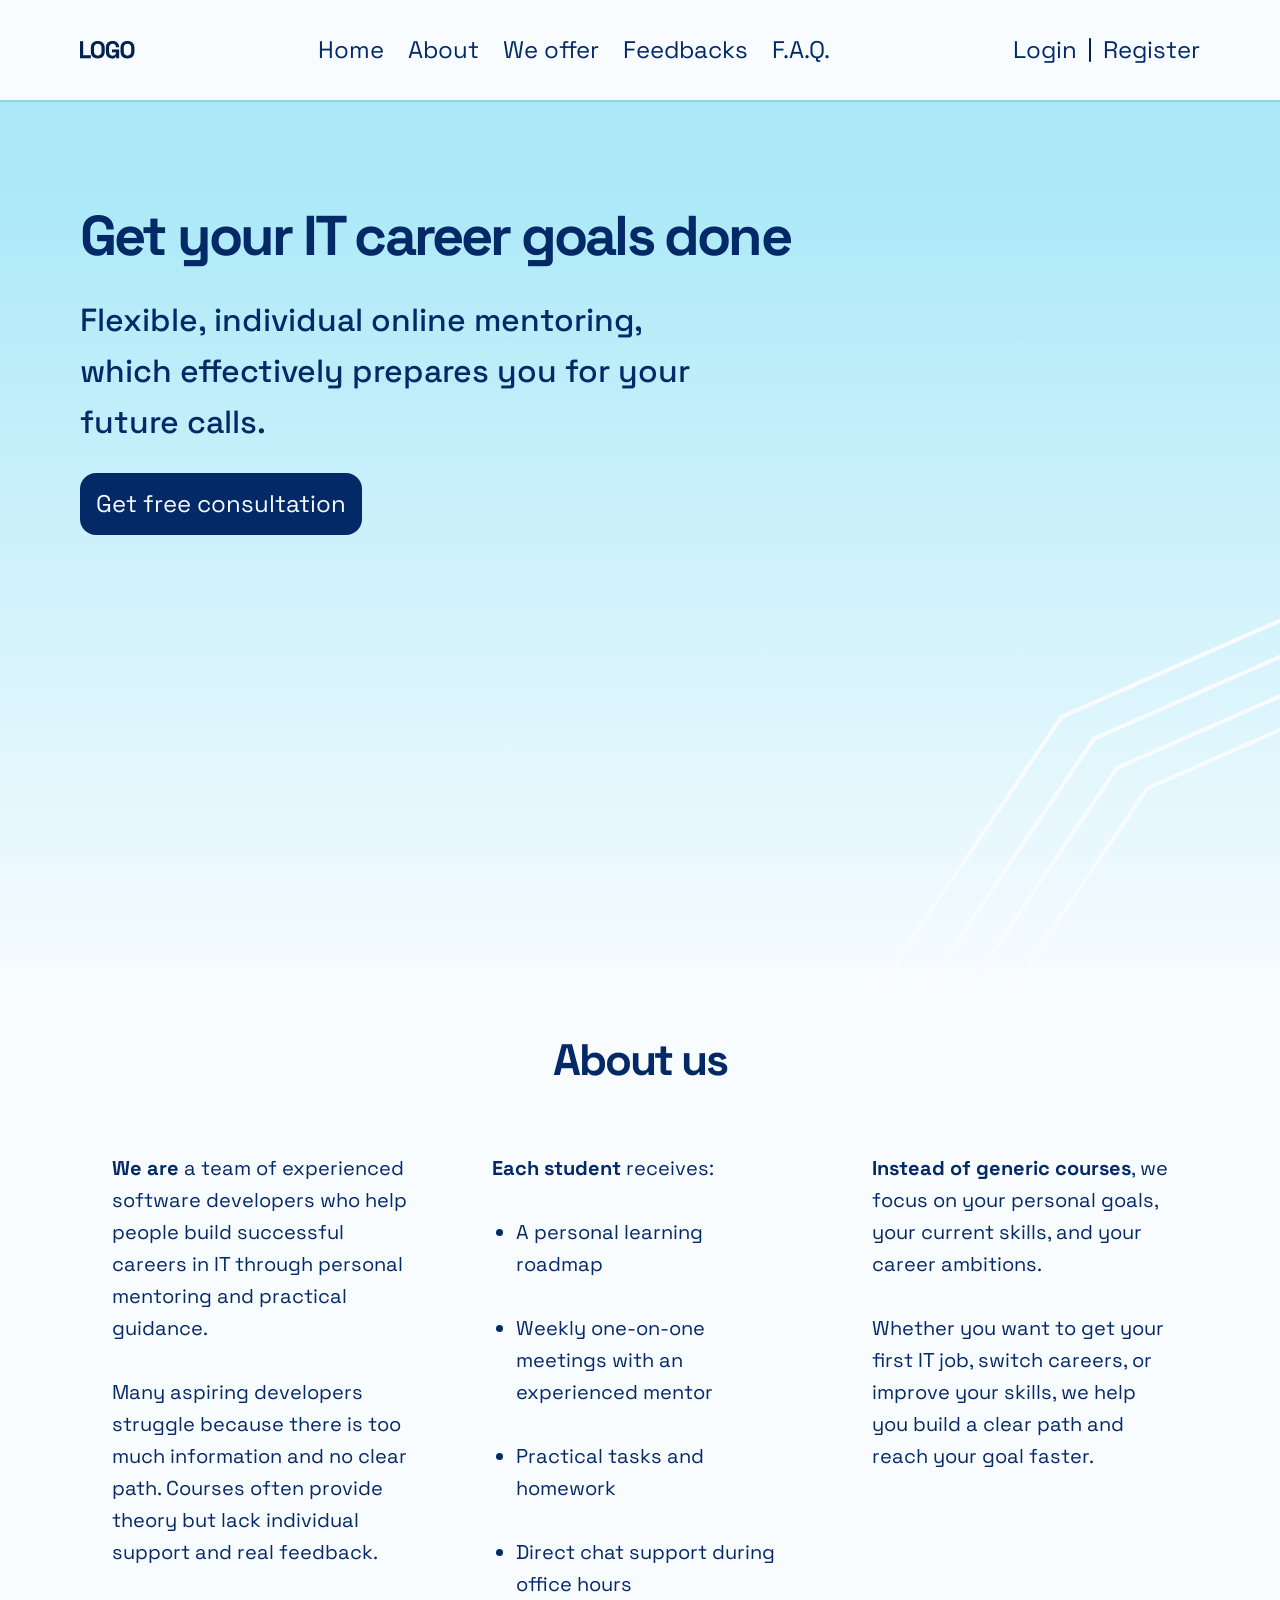
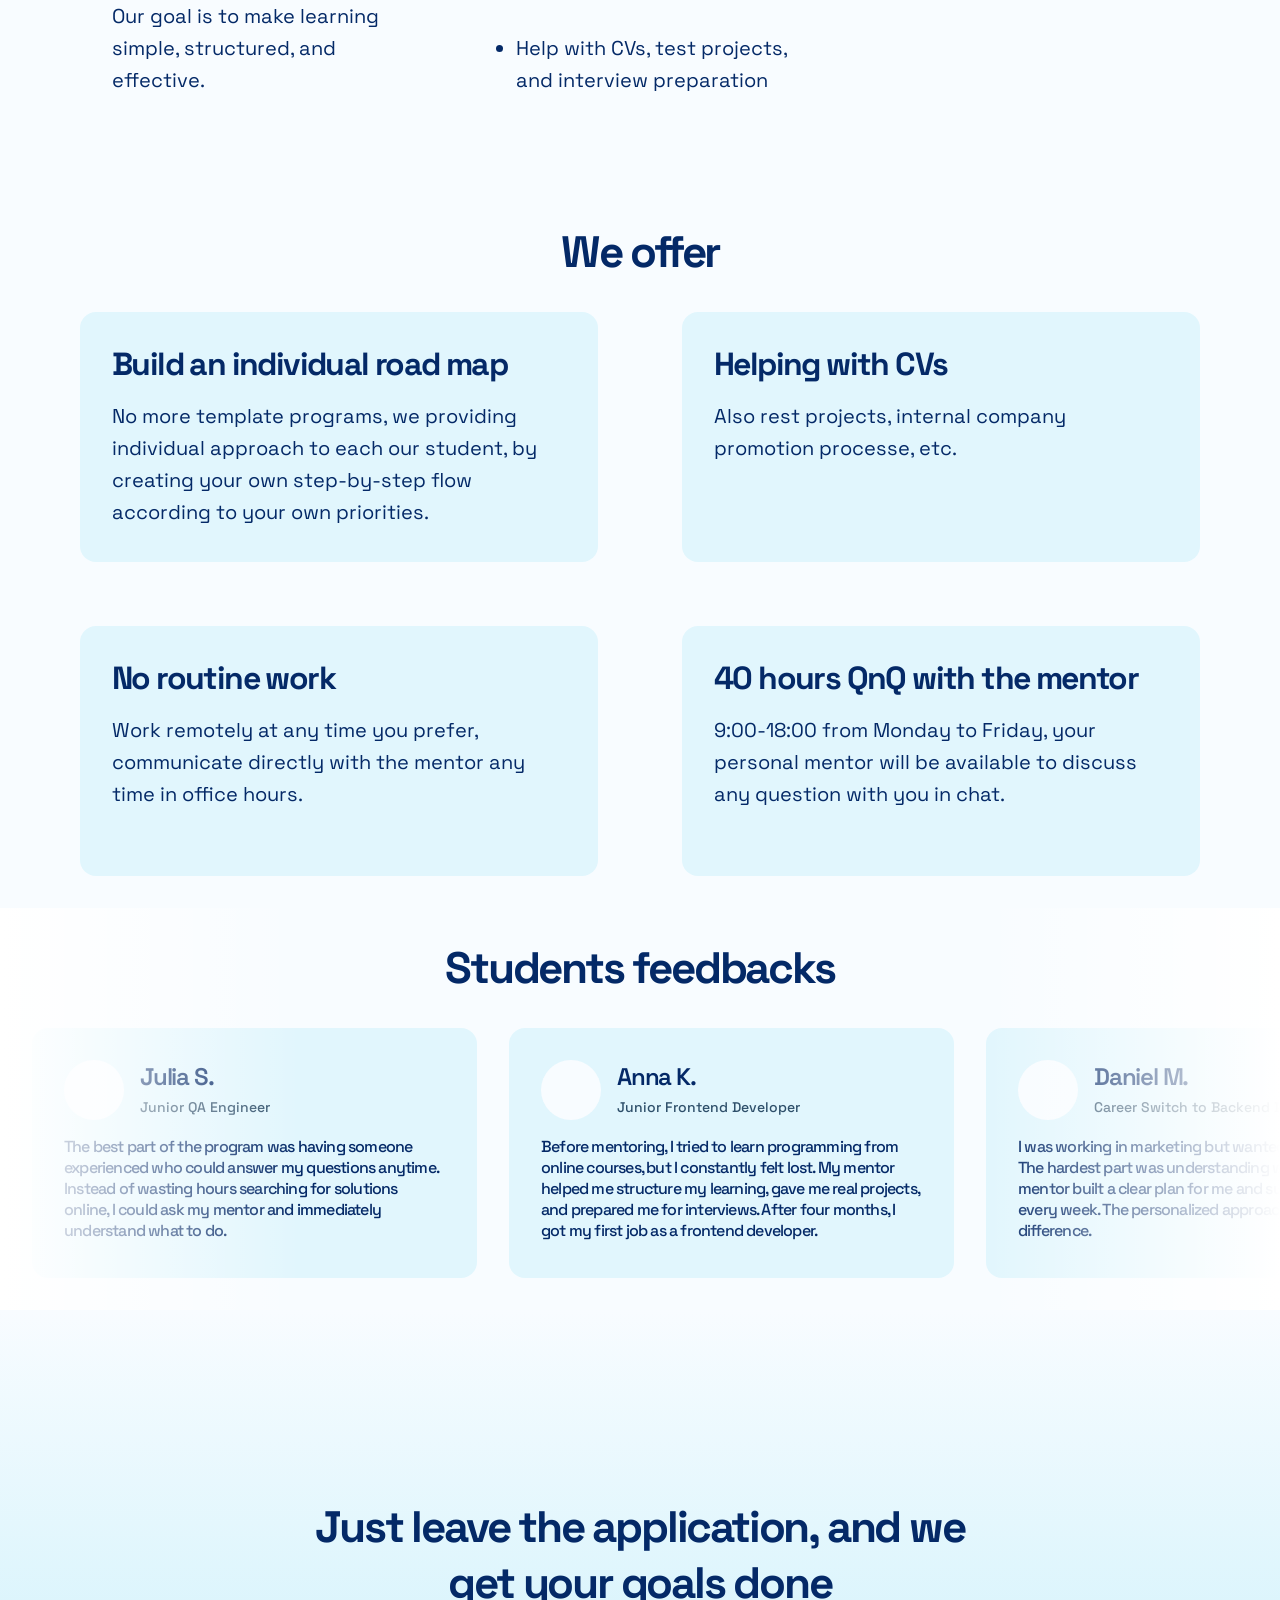
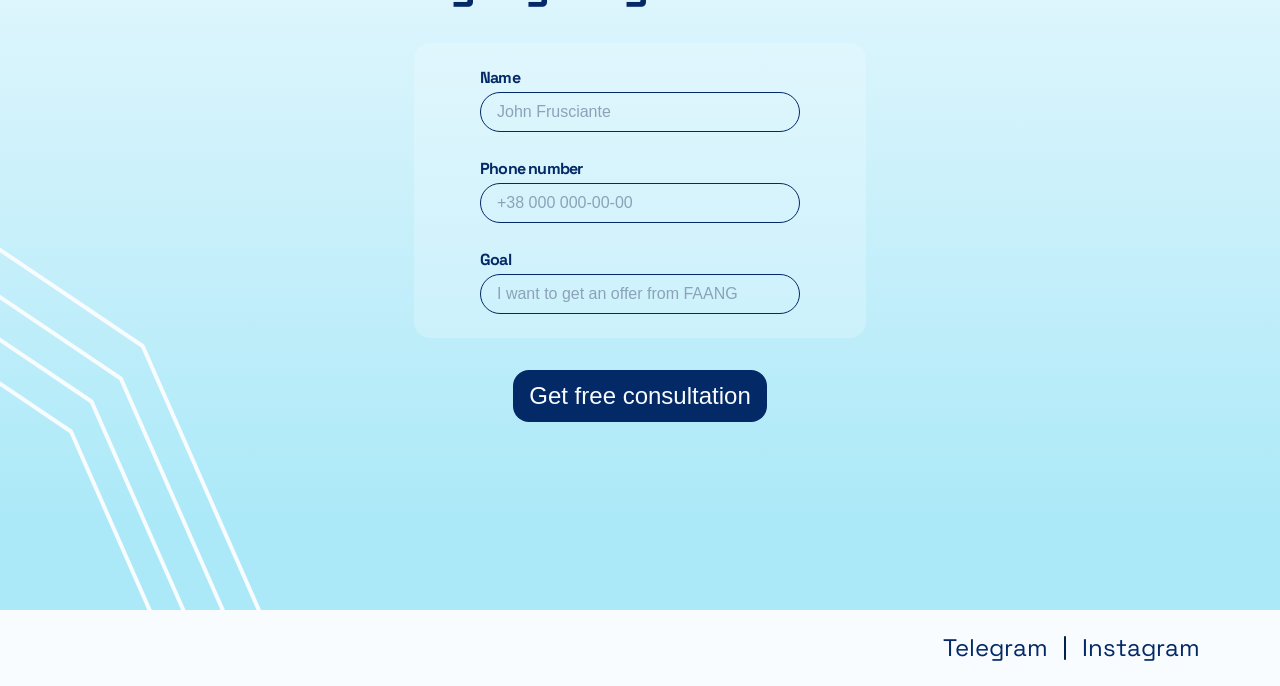
<file: index.html>
<!DOCTYPE html>
<html lang="en">

<head>
    <meta charset="UTF-8">
    <meta name="viewport" content="width=device-width, initial-scale=1.0">
    <meta name="description" content="Personalized IT mentoring to help you start or grow your tech career. Get a custom learning roadmap, one-on-one mentorship, real projects, CV support, and interview preparation to achieve your career goals faster.">
    <meta name="keywords" content="IT mentoring, programming mentor, software development career, learn programming, junior developer job, IT career switch, coding mentorship, frontend developer, backend developer, interview preparation, CV help, tech career coaching, online mentoring">
    <title>IT Mentoring</title>
    <link rel="stylesheet" href="css/styles.css">
    <link rel="stylesheet" href="css/styles-mobile.css">
    <link rel="preconnect" href="https://fonts.googleapis.com">
    <link rel="preconnect" href="https://fonts.gstatic.com" crossorigin>
    <link href="https://fonts.googleapis.com/css2?family=Space+Grotesk:wght@300..700&display=swap" rel="stylesheet">
</head>

<body>
    <header class="header">
        <img src="img/logo.svg" alt="Logo" class="logo">
        <nav class="navigation">
            <ul class="navigation__buttons">
                <li class="navigation__button gost-button"><a href="index.html">Home</a></li>
                <li class="navigation__button gost-button"><a href="#about">About</a></li>
                <li class="navigation__button gost-button"><a href="#we-offer">We offer</a></li>
                <li class="navigation__button gost-button"><a href="#feed-back">Feedbacks</a></li>
                <li class="navigation__button gost-button"><a href="faq.html">F.A.Q.</a></li>
            </ul>
        </nav>

        <div class="authorization-menu">
            <a class="authorization-menu__button gost-button" href="login.html">Login</a>
            <img src="img/icons/pipe.svg" alt="Pipe Icon">
            <a class="authorization-menu__button gost-button" href="registeration.html">Register</a>
        </div>

        <div id="menu-button" class="menu-button">
            <img src="img/icons/burger-menu.svg" alt="Burger mennu icon" class="">

            <div class="menu-button__options">
                <a class="menu-button__option" href="index.html">Home</a>
                <a class="menu-button__option" href="index.html#about">About</a>
                <a class="menu-button__option" href="index.html#we-offer">We offer</a>
                <a class="menu-button__option" href="index.html#feed-back">Feedbacks</a>
                <a class="menu-button__option" href="faq.html">F.A.Q.</a>
                <a class="menu-button__option" href="login.html">Login</a>
                <a class="menu-button__option" href="registeration.html">Register</a>
            </div>
        </div>
    </header>

    <main class="content">
        <section id="home" class="home">
            <div class="introduction-text">
                <h1 class="introduction-text__title title-h1">Get your IT career goals done</h1>
                <p class="introduction-text__description">Flexible, individual online mentoring, which effectively
                    prepares you for your future calls.</p>
                <a href="#send-application" class="introduction-text__button button">Get free consultation</a>
            </div>

            <img src="img/diamond-lines.svg" alt="Diamond lines"
                class="home__diamond-lines home__diamond-lines--desktop">
            <img src="img/diamond-lines-mobile.svg" alt="Diamond lines"
                class="home__diamond-lines home__diamond-lines--mobile">
        </section>

        <section id="about" class="about">
            <content class="about-content">
                <h2 class="about-content__title title-h2">About us</h2>

                <article class="about-content__infomration-blockes">
                    <p class="about-content__infomration-block">
                        <strong>We are</strong> a team of experienced software developers who help people build
                        successful careers in IT through personal mentoring and practical guidance.</br></br>

                        Many aspiring developers struggle because there is too much information and no clear path.
                        Courses often provide theory but lack individual support and real feedback.</br></br>

                        Our goal is to make learning simple, structured, and effective.
                    </p>
                    <div class="about-content__infomration-block">
                        <strong>Each student</strong> receives:</br></br>

                        <ul class="text-list">
                            <li>A personal learning roadmap</li></br>
                            <li>Weekly one-on-one meetings with an experienced mentor</li></br>
                            <li>Practical tasks and homework</li></br>
                            <li>Direct chat support during office hours</li></br>
                            <li>Help with CVs, test projects, and interview preparation</li></br>
                        </ul>
                    </div>
                    <p class="about-content__infomration-block">
                        <strong>Instead of generic courses</strong>, we focus on your personal goals, your current
                        skills, and your career ambitions.</strong></br></br>
                        Whether you want to get your first IT job, switch careers, or improve your skills, we help you
                        build a clear path and reach your goal faster.
                    </p>
                </article>
            </content>
        </section>

        <section id="we-offer" class="we-offer">
            <h2 class="we-offer__title title-h2">We offer</h2>

            <div class="we-offer__blockes">
                <div class="we-offer__block">
                    <h3 class="we-offer__block-title title-h3">Build an individual road map</h3>
                    <p class="we-offer__block-content">No more template programs, we providing individual approach
                        to each our student, by creating your own step-by-step flow according to your own
                        priorities.</p>
                </div>
                <div class="we-offer__block">
                    <h3 class="we-offer__block-title title-h3">Helping with CVs</h3>
                    <p class="we-offer__block-content">Also rest projects, internal company promotion processe,
                        etc.</p>
                </div>

                <div class="we-offer__block">
                    <h3 class="we-offer__block-title title-h3">No routine work</h3>
                    <p class="we-offer__block-content">Work remotely at any time you prefer, communicate directly
                        with the mentor any time in office hours.</p>
                </div>
                <div class="we-offer__block">
                    <h3 class="we-offer__block-title title-h3">40 hours QnQ with the mentor</h3>
                    <p class="we-offer__block-content">9:00-18:00 from Monday to Friday, your personal mentor will
                        be available to discuss any question with you in chat.</p>
                </div>
            </div>
        </section>

        <section id="feed-back" class="feed-back-section">
            <h2 class="feed-back__title title-h2">Students feedbacks</h2>

            <div class="side-blur side-blur--left"></div>
            <div class="side-blur side-blur--right"></div>

            <div class="scrollable-x">
                <div class="feed-back__blocks">
                    <div class="feed-back__block">
                        <header class="feed-back__block-header">
                            <div class="feed-back__block-header-avatar"></div>
                            <div class="feed-back__block-header-info">
                                <h4 class="feed-back__block-header-name title-h4">Julia S.</h4>
                                <div class="feed-back__block-header-position text-gost">Junior QA Engineer</div>
                            </div>
                        </header>
                        <p class="feed-back__block-content text-p1">
                            The best part of the program was having someone experienced who could answer my questions
                            anytime. Instead of wasting hours searching for solutions online, I could ask my mentor and
                            immediately understand what to do.
                        </p>
                    </div>
                    <div class="feed-back__block">
                        <header class="feed-back__block-header">
                            <div class="feed-back__block-header-avatar"></div>
                            <div class="feed-back__block-header-info">
                                <h4 class="feed-back__block-header-name title-h4">Anna K.</h4>
                                <div class="feed-back__block-header-position text-gost">Junior Frontend Developer</div>
                            </div>
                        </header>
                        <p class="feed-back__block-content text-p1">
                            Before mentoring, I tried to learn programming from online courses, but I constantly felt
                            lost. My mentor helped me structure my learning, gave me real projects, and prepared me for
                            interviews. After four months, I got my first job as a frontend developer.
                        </p>
                    </div>
                    <div class="feed-back__block">
                        <header class="feed-back__block-header">
                            <div class="feed-back__block-header-avatar"></div>
                            <div class="feed-back__block-header-info">
                                <h4 class="feed-back__block-header-name title-h4">Daniel M.</h4>
                                <div class="feed-back__block-header-position text-gost">Career Switch to Backend
                                    Development</div>
                            </div>
                        </header>
                        <p class="feed-back__block-content text-p1">
                            I was working in marketing but wanted to switch to IT. The hardest part was understanding
                            where to start. My mentor built a clear plan for me and supported me every week. The
                            personalized approach made a huge difference.
                        </p>
                    </div>
                    <div class="feed-back__block">
                        <header class="feed-back__block-header">
                            <div class="feed-back__block-header-avatar"></div>
                            <div class="feed-back__block-header-info">
                                <h4 class="feed-back__block-header-name title-h4">Michael T.</h4>
                                <div class="feed-back__block-header-position text-gost">Promotion to Middle Developer</div>
                            </div>
                        </header>
                        <p class="feed-back__block-content text-p1">
                            I was already working as a junior developer but wanted to grow faster. My mentor helped me
                            improve my code quality, prepare for internal interviews, and build confidence. After three
                            months I successfully passed my promotion interview.
                        </p>
                    </div>
                    <div class="feed-back__block">
                        <header class="feed-back__block-header">
                            <div class="feed-back__block-header-avatar"></div>
                            <div class="feed-back__block-header-info">
                                <h4 class="feed-back__block-header-name title-h4">Alex P.</h4>
                                <div class="feed-back__block-header-position text-gost">First Job in IT</div>
                            </div>
                        </header>
                        <p class="feed-back__block-content text-p1">
                            What I liked most was that the program was not a typical course. Everything was tailored to
                            my situation and my goals. It felt like having a personal guide in the IT industry.
                        </p>
                    </div>
                </div>
            </div>
        </section>

        <section id="send-application" class="send-application">
            <h2 class="send-application__title title-h2">Just leave the application, and we get your goals done</h2>

            <form class="send-application__form" action="/handle-aplication" method="POST">
                <div class="send-application__form-card">
                    <div class="send-application__form-item">
                        <lable class="send-application__form-item-lable text-p1">Name</lable>
                        <input class="input" placeholder="John Frusciante" name="fullname" name="fullname">
                        <div class="danger-text"></div>
                    </div>

                    <div class="send-application__form-item">
                        <lable class="send-application__form-item-lable text-p1">Phone number</lable>
                        <input class="input" placeholder="+38 000 000-00-00" name="phone-number" name="phone-number">
                        <div class="danger-text"></div>
                    </div>

                    <div class="send-application__form-item">
                        <lable class="send-application__form-item-lable text-p1">Goal</lable>
                        <input class="input" placeholder="I want to get an offer from FAANG" name="goal">
                        <div class="danger-text"></div>
                    </div>
                </div>

                <button type="button" id="application-submit-button" class="send-application__button button">Get free consultation</a>
            </form>

            <img src="img/diamond-lines.svg" alt="Diamond lines"
                class="send-application__diamond-lines send-application__diamond-lines--desktop">
            <img src="img/diamond-lines-mobile.svg" alt="Diamond lines"
                class="send-application__diamond-lines send-application__diamond-lines--mobile">
        </section>
    </main>

    <footer class="footer">
        <div class="social-media-links">
            <a class="asocial-media-links__link gost-button">Telegram</a>
            <img src="img/icons/pipe.svg" alt="Pipe Icon">
            <a class="asocial-media-links__link gost-button">Instagram</a>
        </div>
    </footer>

    <div id="dialog-container" class="dialog-container">
        <div id="send-application-success-dialog" class="dialog">
            <header class="dialog__header">
                <h3 class="title-h3">You application has successfully sent</h3>
            </header>
            <p class="dialog__content text-p1">
                Our manager will rich you during 15 minutes
            </p>
            <footer class="dialog__footer">
                <div class="dialog__primarry-button button">Ok</div>
            </footer>
        </div>
    </div>

    <script src="script/script.js"></script>
    <script type="module" src="script/application-form-script.js"></script>
</body>

</html>
</file>
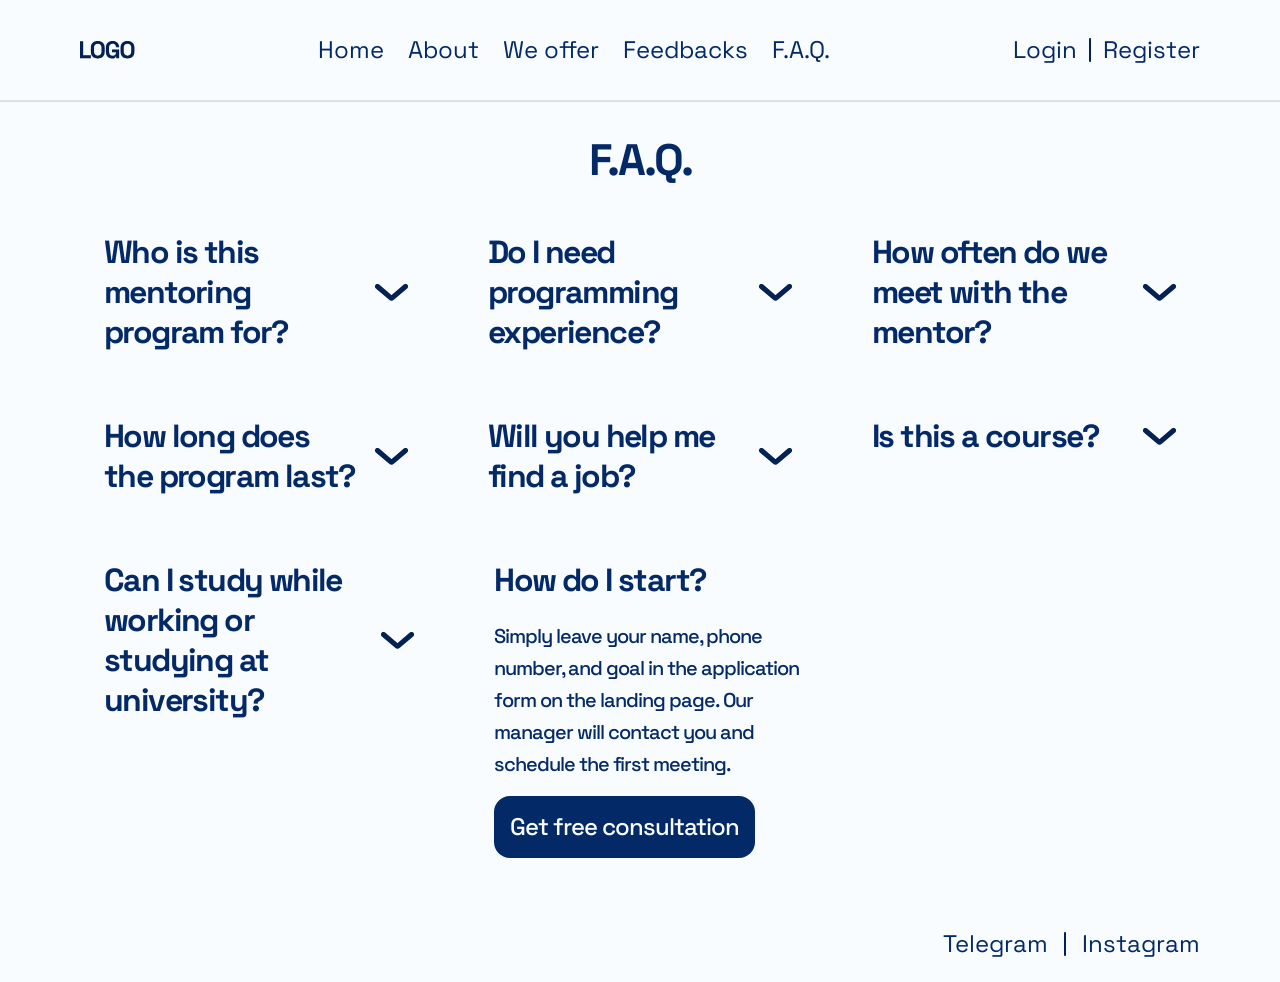
<file: faq.html>
<!DOCTYPE html>
<html lang="en">

<head>
    <meta charset="UTF-8">
    <meta name="viewport" content="width=device-width, initial-scale=1.0">
    <meta name="description" content="Frequently asked questions about our IT mentoring program. Learn who it's for, how mentoring works, meeting schedule, program duration, and how we help you get your first job or grow your tech career.">
    <meta name="keywords" content="IT mentoring FAQ, programming mentor questions, tech career FAQ, developer mentoring program, learn programming help, junior developer job preparation, coding mentorship questions, IT career guidance, interview preparation help, CV support IT">
    <title>F.A.Q. | IT Mentoring</title>
    <link rel="stylesheet" href="css/styles.css">
    <link rel="stylesheet" href="css/styles-mobile.css">
    <link rel="stylesheet" href="css/faq.css">
    <link rel="preconnect" href="https://fonts.googleapis.com">
    <link rel="preconnect" href="https://fonts.gstatic.com" crossorigin>
    <link href="https://fonts.googleapis.com/css2?family=Space+Grotesk:wght@300..700&display=swap" rel="stylesheet">
</head>

<body>
    <header class="header">
        <img src="img/logo.svg" alt="Logo" class="logo">
        <nav class="navigation">
            <ul class="navigation__buttons">
                <li class="navigation__button gost-button"><a href="index.html">Home</a></li>
                <li class="navigation__button gost-button"><a href="index.html#about">About</a></li>
                <li class="navigation__button gost-button"><a href="index.html#we-offer">We offer</a></li>
                <li class="navigation__button gost-button"><a href="index.html#feed-back">Feedbacks</a></li>
                <li class="navigation__button gost-button"><a href="faq.html">F.A.Q.</a></li>
            </ul>
        </nav>

        <div class="authorization-menu">
            <a class="authorization-menu__button gost-button" href="login.html">Login</a>
            <img src="img/icons/pipe.svg" alt="Pipe Icon">
            <a class="authorization-menu__button gost-button" href="registeration.html">Register</a>
        </div>

        <div id="menu-button" class="menu-button">
            <img src="img/icons/burger-menu.svg" alt=" burger-mennu" class="">

            <div class="menu-button__options">
                <a class="menu-button__option" href="index.html">Home</a>
                <a class="menu-button__option" href="index.html#about">About</a>
                <a class="menu-button__option" href="index.html#we-offer">We offer</a>
                <a class="menu-button__option" href="index.html#feed-back">Feedbacks</a>
                <a class="menu-button__option" href="faq.html">F.A.Q.</a>
                <a class="menu-button__option" href="login.html">Login</a>
                <a class="menu-button__option" href="registeration.html">Register</a>
            </div>
        </div>
    </header>

    <main class="content">
        <section class="faq">
            <h2 class="title-h2">F.A.Q.</h2>
            <div class="faq__qa-container">
                <div class="faq__qa faq__qa--close">
                    <header class="faq__qa-header">
                        <h3 class="title-h3">Who is this mentoring program for?</h3>
                        <img class="faq__qa-header-arrow" src="img/icons/arrow.svg" alt="arrow">
                    </header>
                    <div class="faq__qa-content text-p2">
                        Our program is designed for people aged 17-40 who want to build or improve their careers in IT.
                        It is especially useful if you:
                        <ul class="text-list">
                            <li>Want to get your first developer job</li>
                            <li>Feel lost among thousands of courses</li>
                            <li>Need guidance from an experienced developer</li>
                            <li>Want to grow faster in your current IT role</li>
                        </ul>
                        No matter your starting level, we help you create a clear path forward.
                    </div>
                </div>

                <div class="faq__qa faq__qa--close">
                    <header class="faq__qa-header">
                        <h3 class="title-h3">Do I need programming experience?</h3>
                        <img class="faq__qa-header-arrow" src="img/icons/arrow.svg" alt="arrow">
                    </header>
                    <div class="faq__qa-content text-p2">
                        No.
                        We work with students at different levels:
                        <ul class="text-list">
                            <li>Beginners with no experience</li>
                            <li>Self-taught developers</li>
                            <li>Junior developers preparing for their first job</li>
                            <li>Developers who want to improve their skills or change specialization</li>
                        </ul>
                        Your mentor will assess your current level and build a personal roadmap.
                    </div>
                </div>

                <div class="faq__qa faq__qa--close">
                    <header class="faq__qa-header">
                        <h3 class="title-h3">How often do we meet with the mentor?</h3>
                        <img class="faq__qa-header-arrow" src="img/icons/arrow.svg" alt="arrow">
                    </header>

                    <div class="faq__qa-content text-p2">
                        You will have one personal meeting per week with your mentor.
                        During these sessions you will:
                        <ul class="text-list">
                            <li>Review homework and progress</li>
                            <li>Discuss challenges and questions</li>
                            <li>Adjust your learning plan</li>
                            <li>Set goals for the next week</li>
                        </ul>
                        
                        Between meetings, you can contact your mentor in chat during office hours (Mon-Fri, 9:00-18:00).
                    </div>
                </div>

                <div class="faq__qa faq__qa--close">
                    <header class="faq__qa-header">
                        <h3 class="title-h3">How long does the program last?</h3>
                        <img class="faq__qa-header-arrow" src="img/icons/arrow.svg" alt="arrow">
                    </header>

                    <div class="faq__qa-content text-p2">
                        The duration depends on:
                         <ul class="text-list">
                            <li>Your current level</li>
                            <li>Your learning pace</li>
                            <li>Your career goal</li>
                        </ul>
                        Typically, mentoring lasts 3-6 months, but the plan can be shorter or longer depending on your progress.
                    </div>
                </div>

                <div class="faq__qa faq__qa--close">
                    <header class="faq__qa-header">
                        <h3 class="title-h3">Will you help me find a job?</h3>
                        <img class="faq__qa-header-arrow" src="img/icons/arrow.svg" alt="arrow">
                    </header>

                    <div class="faq__qa-content text-p2">
                        Yes — we help you prepare for the hiring process by:
                         <ul class="text-list">
                            <li>Improving your CV</li>
                            <li>Preparing test projects</li>
                            <li>Practicing technical interviews</li>
                            <li>Giving career advice</li>
                        </ul>
                        In some cases we can also communicate with recruiters or HR departments on your behalf.
                    </div>
                </div>

                <div class="faq__qa faq__qa--close">
                    <header class="faq__qa-header">
                        <h3 class="title-h3">Is this a course?</h3>
                        <img class="faq__qa-header-arrow" src="img/icons/arrow.svg" alt="arrow">
                    </header>

                    <div class="faq__qa-content text-p2">
                        No.</br>
                        Unlike standard courses, this is personal mentoring.
                        That means:
                        <ul class="text-list">
                            <li>No large groups</li>
                            <li>No generic lectures</li>
                            <li>No one-size-fits-all curriculum</li>
                        </ul>
                        Instead, you receive individual guidance and feedback from an experienced developer.
                    </div>
                </div>

                <div class="faq__qa faq__qa--close">
                    <header class="faq__qa-header">
                        <h3 class="title-h3">Can I study while working or studying at university?</h3>
                        <img class="faq__qa-header-arrow" src="img/icons/arrow.svg" alt="arrow">
                    </header>

                    <div class="faq__qa-content text-p2">
                        Yes. </br>
                        The program is designed to be flexible and remote, so you can combine it with work or studies.
                        Your mentor will help you build a realistic schedule that fits your lifestyle.
                    </div>
                </div>

                <div class="faq__qa faq__qa--open faq__qa--unclosable">
                    <header class="faq__qa-header">
                        <h3 class="title-h3">How do I start?</h3>
                    </header>

                    <div class="faq__qa-content text-p2">
                        Simply leave your name, phone number, and goal in the application form on the landing page.
                        Our manager will contact you and schedule the first meeting.

                        <a class="button" href="/index.html#send-application">Get free consultation</a>
                    </div>
                </div>
            </div>
        </div>
    </main>

    <footer class="footer">
        <div class="social-media-links">
            <a class="asocial-media-links__link gost-button">Telegram</a>
            <img src="img/icons/pipe.svg" alt="Pipe Icon">
            <a class="asocial-media-links__link gost-button">Instagram</a>
        </div>
    </footer>

    <script src="script/script.js"></script>
    <script src="script/open-close-container-script.js"></script>
</body>
</html>
</file>
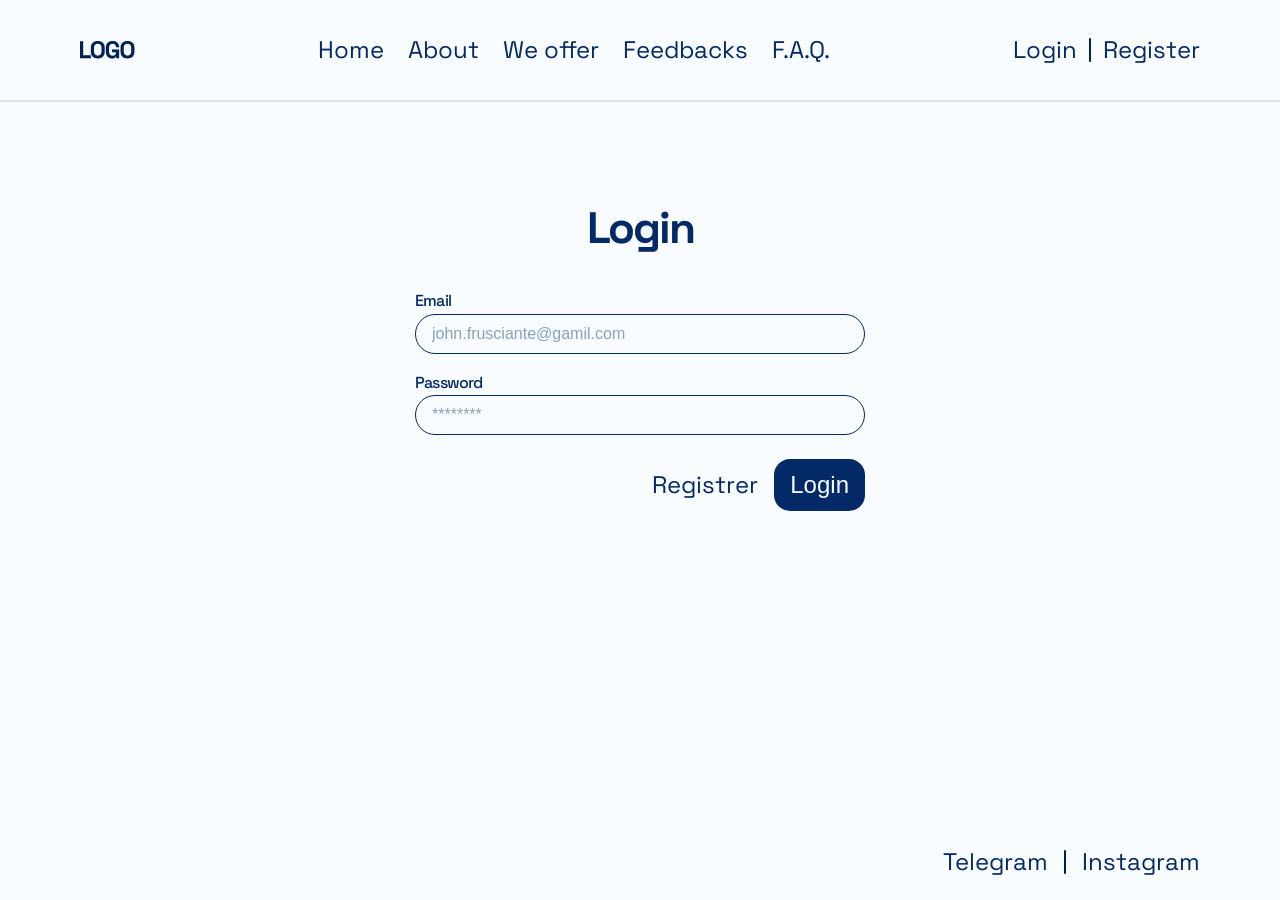
<file: login.html>
<!DOCTYPE html>
<html lang="en">

<head>
    <meta charset="UTF-8">
    <meta name="viewport" content="width=device-width, initial-scale=1.0">
    <meta name="description" content="Personalized IT mentoring to help you start or grow your tech career. Get a custom learning roadmap, one-on-one mentorship, real projects, CV support, and interview preparation to achieve your career goals faster.">
    <meta name="keywords" content="IT mentoring, programming mentor, software development career, learn programming, junior developer job, IT career switch, coding mentorship, frontend developer, backend developer, interview preparation, CV help, tech career coaching, online mentoring">
    <title>Login | IT Mentoring</title>
    <link rel="stylesheet" href="css/styles.css">
    <link rel="stylesheet" href="css/styles-mobile.css">
    <link rel="stylesheet" href="css/login.css">
    <link rel="preconnect" href="https://fonts.googleapis.com">
    <link rel="preconnect" href="https://fonts.gstatic.com" crossorigin>
    <link href="https://fonts.googleapis.com/css2?family=Space+Grotesk:wght@300..700&display=swap" rel="stylesheet">
</head>

<body>
    <header class="header">
        <img src="img/logo.svg" alt="Logo" class="logo">
        <nav class="navigation">
            <ul class="navigation__buttons">
                <li class="navigation__button gost-button"><a href="index.html">Home</a></li>
                <li class="navigation__button gost-button"><a href="index.html#about">About</a></li>
                <li class="navigation__button gost-button"><a href="index.html#we-offer">We offer</a></li>
                <li class="navigation__button gost-button"><a href="index.html#feed-back">Feedbacks</a></li>
                <li class="navigation__button gost-button"><a href="faq.html">F.A.Q.</a></li>
            </ul>
        </nav>

        <div class="authorization-menu">
            <a class="authorization-menu__button gost-button" href="login.html">Login</a>
            <img src="img/icons/pipe.svg" alt="Pipe Icon">
            <a class="authorization-menu__button gost-button" href="registeration.html">Register</a>
        </div>

        <div id="menu-button" class="menu-button">
            <img src="img/icons/burger-menu.svg" alt=" burger-mennu" class="">

            <div class="menu-button__options">
                <a class="menu-button__option" href="index.html">Home</a>
                <a class="menu-button__option" href="index.html#about">About</a>
                <a class="menu-button__option" href="index.html#we-offer">We offer</a>
                <a class="menu-button__option" href="index.html#feed-back">Feedbacks</a>
                <a class="menu-button__option" href="faq.html">F.A.Q.</a>
                <a class="menu-button__option" href="login.html">Login</a>
                <a class="menu-button__option" href="registeration.html">Register</a>
            </div>
        </div>
    </header>

    <main class="login-content">
        <section class="login">
            <h2 class="login__title title-h2">Login</h2>

            <form class="login__form" action="/handle-aplication" method="POST">
                <div class="login__form-card">
                    <div class="login__form-item">
                        <lable class="login__form-item-lable text-p1">Email</lable>
                        <input class="input" placeholder="john.frusciante@gamil.com" name="email">
                        <div class="danger-text">Required</div>
                    </div>

                    <div class="login__form-item">
                        <lable class="login__form-item-lable text-p1">Password</lable>
                        <input class="input" placeholder="********" name="password" type="password">
                        <div class="danger-text">Required</div>
                    </div>
                </div>

                <div class="login__buttons">
                    <a type="button" class="login__button gost-button" href="registeration.html">Registrer</a>
                    <button id="login-button" type="button" class="login__button button">Login</a>
                </div>
            </form>
        </section>
    </main>

    <footer class="footer">
        <div class="social-media-links">
            <a class="asocial-media-links__link gost-button">Telegram</a>
            <img src="img/icons/pipe.svg" alt="Pipe Icon">
            <a class="asocial-media-links__link gost-button">Instagram</a>
        </div>
    </footer>

    <script src="script/script.js"></script>
    <script type="module" src="script/login-form-script.js"></script>
</body>
</html>
</file>
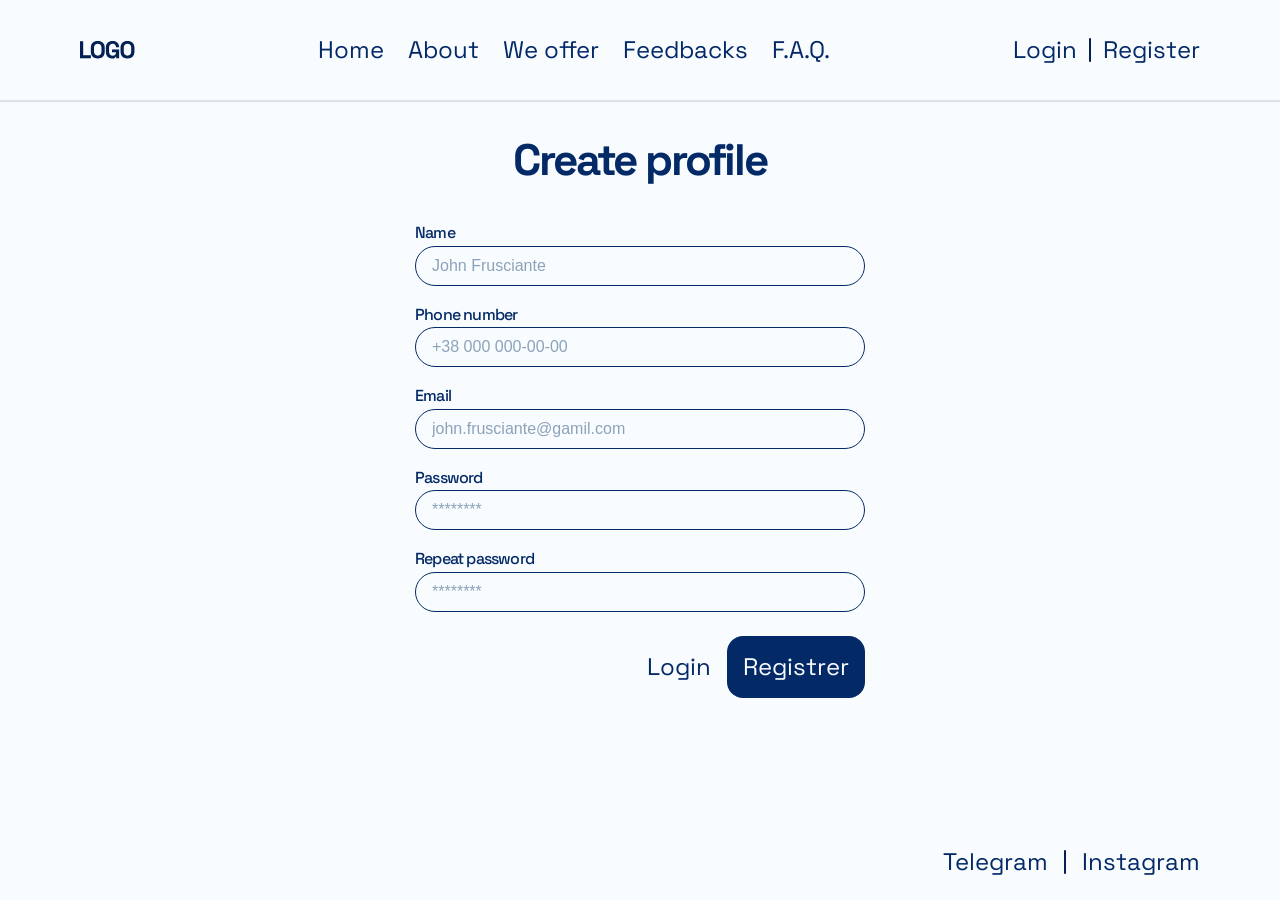
<file: registeration.html>
<!DOCTYPE html>
<html lang="en">

<head>
    <meta charset="UTF-8">
    <meta name="viewport" content="width=device-width, initial-scale=1.0">
    <meta name="description" content="Personalized IT mentoring to help you start or grow your tech career. Get a custom learning roadmap, one-on-one mentorship, real projects, CV support, and interview preparation to achieve your career goals faster.">
    <meta name="keywords" content="IT mentoring, programming mentor, software development career, learn programming, junior developer job, IT career switch, coding mentorship, frontend developer, backend developer, interview preparation, CV help, tech career coaching, online mentoring">
    <title>Registration | IT Mentoring</title>
    <link rel="stylesheet" href="css/styles.css">
    <link rel="stylesheet" href="css/styles-mobile.css">
    <link rel="stylesheet" href="css/registration.css">
    <link rel="preconnect" href="https://fonts.googleapis.com">
    <link rel="preconnect" href="https://fonts.gstatic.com" crossorigin>
    <link href="https://fonts.googleapis.com/css2?family=Space+Grotesk:wght@300..700&display=swap" rel="stylesheet">
</head>

<body>
    <header class="header">
        <img src="img/logo.svg" alt="Logo" class="logo">
        <nav class="navigation">
            <ul class="navigation__buttons">
                <li class="navigation__button gost-button"><a href="index.html">Home</a></li>
                <li class="navigation__button gost-button"><a href="index.html#about">About</a></li>
                <li class="navigation__button gost-button"><a href="index.html#we-offer">We offer</a></li>
                <li class="navigation__button gost-button"><a href="index.html#feed-back">Feedbacks</a></li>
                <li class="navigation__button gost-button"><a href="faq.html">F.A.Q.</a></li>
            </ul>
        </nav>

        <div class="authorization-menu">
            <a class="authorization-menu__button gost-button" href="login.html">Login</a>
            <img src="img/icons/pipe.svg" alt="Pipe Icon">
            <a class="authorization-menu__button gost-button" href="registeration.html">Register</a>
        </div>

        <div id="menu-button" class="menu-button">
            <img src="img/icons/burger-menu.svg" alt=" burger-mennu" class="">

            <div class="menu-button__options">
                <a class="menu-button__option" href="index.html">Home</a>
                <a class="menu-button__option" href="index.html#about">About</a>
                <a class="menu-button__option" href="index.html#we-offer">We offer</a>
                <a class="menu-button__option" href="index.html#feed-back">Feedbacks</a>
                <a class="menu-button__option" href="faq.html">F.A.Q.</a>
                <a class="menu-button__option" href="login.html">Login</a>
                <a class="menu-button__option" href="registeration.html">Register</a>
            </div>
        </div>
    </header>

    <main class="registration-content">
        <section class="registration">
            <h2 class="registration__title title-h2">Create profile</h2>

            <form class="registration__form" action="/handle-aplication" method="POST">
                <div class="registration__form-card">
                    <div class="registration__form-item">
                        <lable class="registration__form-item-lable text-p1">Name</lable>
                        <input class="input" placeholder="John Frusciante" name="fullname">
                        <div class="danger-text">Required</div>
                    </div>

                    <div class="registration__form-item">
                        <lable class="registration__form-item-lable text-p1">Phone number</lable>
                        <input class="input" placeholder="+38 000 000-00-00" name="phone-number">
                        <div class="danger-text">Required</div>
                    </div>

                    <div class="registration__form-item">
                        <lable class="registration__form-item-lable text-p1">Email</lable>
                        <input class="input" placeholder="john.frusciante@gamil.com" name="email">
                        <div class="danger-text">Required</div>
                    </div>

                    <div class="registration__form-item">
                        <lable class="registration__form-item-lable text-p1">Password</lable>
                        <input class="input" placeholder="********" name="password" type="password">
                        <div class="danger-text">Required</div>
                    </div>

                    <div class="registration__form-item">
                        <lable class="registration__form-item-lable text-p1">Repeat password</lable>
                        <input class="input" placeholder="********" name="confirm-password" type="password">
                        <div class="danger-text">Required</div>
                    </div>
                </div>

                <div class="registration__buttons">
                    <a  class="registration__button gost-button" href="/login.html">Login</a>
                    <a id="registration-button" class="registration__button button">Registrer</a>
                </div>
            </form>
        </section>
    </main>

    <footer class="footer">
        <div class="social-media-links">
            <a class="asocial-media-links__link gost-button">Telegram</a>
            <img src="img/icons/pipe.svg" alt="Pipe Icon">
            <a class="asocial-media-links__link gost-button">Instagram</a>
        </div>
    </footer>

    <div id="dialog-container" class="dialog-container">
        <div id="registration-success-dialog" class="dialog">
            <header class="dialog__header">
                <h3 class="title-h3">Registration is almost completed</h3>
            </header>
            <p class="dialog__content text-p1">
                We send you a verification email. Please, confirm it to complete registration.
            </p>
            <footer class="dialog__footer">
                <div class="dialog__primarry-button button">Ok</div>
            </footer>
        </div>
    </div>

    <script src="script/script.js"></script>
    <script type="module" src="script/registration-form-script.js"></script>
</body>
</html>
</file>
<file: css/styles.css>
* {
    margin: 0;
    padding: 0;
    box-sizing: border-box;
}

html,
body,
div,
span,
applet,
object,
iframe,
h1,
h2,
h3,
h4,
h5,
h6,
p,
blockquote,
pre,
a,
abbr,
acronym,
address,
big,
cite,
code,
del,
dfn,
em,
img,
ins,
kbd,
q,
s,
samp,
small,
strike,
sub,
sup,
tt,
var,
b,
u,
i,
center,
dl,
dt,
dd,
ol,
fieldset,
form,
label,
legend,
table,
caption,
tbody,
tfoot,
thead,
tr,
th,
td,
article,
aside,
canvas,
details,
embed,
figure,
figcaption,
footer,
header,
hgroup,
menu,
nav,
output,
ruby,
section,
summary,
time,
mark,
audio,
video {
    margin: 0;
    padding: 0;
    border: 0;
    font-size: 100%;
    font: inherit;
    vertical-align: baseline;
}

/* HTML5 display-role reset for older browsers */
article,
aside,
details,
figcaption,
figure,
footer,
header,
hgroup,
menu,
nav,
section {
    display: block;
}

body {
    line-height: 1;
}

blockquote,
q {
    quotes: none;
}

blockquote:before,
blockquote:after,
q:before,
q:after {
    content: '';
    content: none;
}

table {
    border-collapse: collapse;
    border-spacing: 0;
}

body {
    font-family: "Space Grotesk", sans-serif;
    line-height: 1.6;

    --primary-color: #042967;
    --primary-color-hover: #0A3467;
    --secondary-color: #ACE9F8;
    --background-color: #F8FCFF;
    --danger-red: #CD2929;

    --gost-1: #2E4F6A;
    --gost-2: #8BA2B9;
    --transparent-background-color: #F8FCFF40;
    --background-color-2: #ACE9F850;
}

a {
    text-decoration: none;
    color: inherit;
}

.text-list {
    display: flex;
    flex-direction: column;
    padding-left: 24px;
}

.scrollable-x {
    overflow-x: auto;
    width: 100%;
    -ms-overflow-style: none;
    scrollbar-width: none;
    position: relative;
}

.scrollable-x::-webkit-scrollbar {
    display: none;
    background: transparent;
}

.title-h1 {
    font-size: 56px;
    font-weight: 700;
    letter-spacing: -0.05em;
    color: var(--primary-color);
    line-height: normal;
}

.title-h2 {
    font-size: 44px;
    font-weight: 700;
    letter-spacing: -0.05em;
    color: var(--primary-color);
    line-height: normal;
}

.title-h3 {
    font-size: 32px;
    font-weight: 700;
    letter-spacing: -0.05em;
    color: var(--primary-color);
    line-height: normal;
}

.title-h4 {
    font-size: 24px;
    font-weight: 600;
    letter-spacing: -0.05em;
    color: var(--primary-color);
    line-height: normal;
}

.text-p1 {
    font-size: 16px;
    font-weight: 500;
    letter-spacing: -0.05em;
    color: var(--primary-color);
    line-height: normal;
}

.text-p2 {
    font-size: 20px;
    font-weight: 500;
    letter-spacing: -0.05em;
    color: var(--primary-color);
}

.text-gost {
    font-size: 14px;
    font-weight: 500;
    color: var(--gost-1);
}

.danger-text {
    color: var(--danger-red);
    font-size: 14px;
    font-weight: 500;
}

.button {
    background-color: var(--primary-color);
    color: var(--background-color);
    font-size: 24px;
    cursor: pointer;

    display: flex;
    width: max-content;
    padding: 12px 16px;
    border-radius: 16px;
    outline: none;
    border: none;

    &:hover {
        background-color: var(--primary-color-hover);
    }

    transition: background-color 0.2s ease;
}

.input {
    border-radius: 32px;
    border: 1px solid var(--primary-color);
    padding: 8px 16px;
    background: transparent;
    height: 40px;
    width: 100%;
    outline: none;

    color: var(--primary-color);
    font-size: 16px;
    font-weight: 500;

    transition: border 200ms ease-in-out;
}

.input:hover {
    border: 1px solid var(--primary-color-hover);
    outline: 1px solid var(--secondary-color);
}

.input::placeholder {
    color: var(--gost-2);
}

.gost-button {
    color: var(--primary-color);
    font-size: 24px;
    cursor: pointer;

    &:hover {
        color: var(--primary-color-hover);
    }

    transition: color 0.2s ease;
}

.header {
    z-index: 2;
    position: sticky;
    top: 0;
    height: 100px;
    width: 100vw;
    background-color: var(--background-color);

    display: flex;
    align-items: center;
    justify-content: space-between;

    padding: 18px var(--side-padding);
    box-shadow: 0px 2px 1px rgba(0, 0, 0, 0.1);
}

.navigation {

    ul,
    li {
        list-style: none;
    }

    .navigation__buttons {
        display: flex;
        gap: 24px;
    }
}

.menu-button {
    width: 32px;
    height: 32px;
    display: flex;
    justify-content: center;
    align-items: center;

    position: relative;

    .menu-button__options {
        position: absolute;
        top: 34px;
        left: -68px;

        display: none;
        align-items: flex-start;
        justify-content: flex-start;
        flex-direction: column;
        gap: 8px;

        border-radius: 16px;
        background-color: var(--background-color);

        padding: 8px;
    }
}

.authorization-menu {
    display: flex;
    align-items: center;
    gap: 12px;
}

.content {
    background-color: var(--background-color);
}

.home {
    z-index: 1;
    position: relative;
    height: calc(100vh);
    min-height: max-content;
    padding: 100px var(--side-padding) 32px var(--side-padding);
    overflow: hidden;
    background: linear-gradient(180deg, var(--secondary-color) 10%, var(--background-color) 100%);

    .home__diamond-lines {
        position: absolute;
    }

    .home__diamond-lines--desktop {
        bottom: 0;
        right: -50px;
    }

    .home__diamond-lines--mobile {
        top: 0px;
        right: 0px;
    }
}

.footer {
    height: 76px;
    background-color: var(--background-color);

    display: flex;
    align-items: center;

    padding: 18px var(--side-padding);
}

.social-media-links {
    display: flex;
    align-items: center;
    gap: 16px;
}

.introduction-text {
    display: flex;
    flex-direction: column;
    gap: 24px;

    color: var(--primary-color);

    .introduction-text__title {
        width: 800px;
        max-width: calc(100% - 50px);
    }

    .introduction-text__description {
        width: 650px;
        max-width: calc(100% - 50px);
        font-size: 32px;
        font-weight: 500;
    }
}

.about {
    z-index: 1;
    padding: 32px var(--side-padding);
}

.about-content {
    display: flex;
    flex-direction: column;
    align-items: center;
    justify-content: center;
    gap: 32px;

    .about-content__infomration-blockes {
        display: flex;
        flex-wrap: wrap;
        gap: 20px;
    }

    .about-content__infomration-block {
        font-size: 20px;
        flex: 1;
        min-width: 300px;

        color: var(--primary-color);
    }
}

.we-offer {
    z-index: 1;
    padding: 32px var(--side-padding);
    width: 100%;

    display: flex;
    flex-direction: column;
    align-items: center;
    gap: 32px;

    .we-offer__blockes {
        display: flex;
        flex-wrap: wrap;
        column-gap: 24px;

        width: 100%;
    }

    .we-offer__block {
        padding: 32px;
        font-size: 20px;

        display: flex;
        flex-direction: column;
        gap: 16px;

        color: var(--primary-color);
        background-color: var(--background-color-2);

        height: 250px;
        min-height: max-content;
        width: 518px;
        border-radius: 16px;
    }
}

.feed-back-section {
    padding: 32px 0;
    width: 100%;
    position: relative;

    display: flex;
    flex-direction: column;
    align-items: center;
    justify-content: flex-start;
    gap: 32px;

    .feed-back__blocks {
        display: flex;
        justify-content: flex-end;
        align-items: flex-start;
        gap: 32px;

        width: max-content;
        padding: 0 32px;
    }

    .feed-back__block {
        padding: 32px;
        font-size: 20px;

        display: flex;
        flex-direction: column;
        gap: 16px;

        color: var(--primary-color);
        background-color: var(--background-color-2);

        width: 445px;
        height: 250px;
        border-radius: 16px;
    }

    .feed-back__block-header {
        display: flex;
        align-items: center;
        justify-content: flex-start;
        gap: 16px;

        .feed-back__block-header-avatar {
            width: 60px;
            height: 60px;
            border-radius: 50%;
            background-color: var(--background-color);
        }

        .feed-back__block-header-info {
            display: flex;
            flex-direction: column;
            gap: 4px;
        }
    }

    .side-blur {
        height: 100%;
        width: 300px;
        z-index: 1;
        bottom: 0;

        position: absolute;
    }

    .side-blur--left {
        left: 0;
        background: linear-gradient(270deg, rgba(255, 255, 255, 0) 0%, #FFFFFF 100%);
    }

    .side-blur--right {
        right: 0;
        background: linear-gradient(90deg, rgba(255, 255, 255, 0) 0%, #FFFFFF 100%);
    }
}

.send-application {
    padding: 32px;
    width: 100%;
    height: calc(100vh);
    min-height: max-content;
    position: relative;
    overflow: hidden;
    background: linear-gradient(0, var(--secondary-color) 10%, var(--background-color) 100%);

    display: flex;
    flex-direction: column;
    align-items: center;
    justify-content: center;
    gap: 32px;

    z-index: 1;

    .send-application__title {
        width: 675px;
        max-width: 100%;
        text-align: center;
    }

    .send-application__diamond-lines {
        position: absolute;
        transform: rotate(90deg);
    }

    .send-application__diamond-lines--desktop {
        bottom: 65px;
        left: -210px;
    }

    .send-application__diamond-lines--mobile {
        bottom: 0;
        left: 0;
        transform: rotate(180deg);
    }

    .send-application__form {
        display: flex;
        flex-direction: column;
        align-items: center;
    }

    .send-application__form-card {
        border-radius: 16px;
        padding: 16px;

        display: flex;
        flex-direction: column;
        align-items: center;
        justify-content: center;
        gap: 10px;

        z-index: 1;

        background-color: var(--transparent-background-color);
    }

    .send-application__button {
        z-index: 1;
    }

    .send-application__form-item {
        display: flex;
        flex-direction: column;
        gap: 4px;

        padding: 8px;

        width: 420px;
        max-width: 80%;

        .danger-text {
            display: none;
        }
    }

    .form-item--invalid {
        .danger-text {
            display: block;
        }
    }
}

.send-application__form-item-lable {
    font-weight: 700;
}

.dialog-container {
    position: fixed;
    top: 0;
    left: 0;
    z-index: 1000;
    height: 100vh;
    width: 100vw;
    background: #0005;
    opacity: 0;
    transition: opacity 0.2s ease-in-out;
    pointer-events: none;
}

.dialog-container--shown {
    opacity: 1;
    pointer-events: all;
}

.dialog.dialog--open {
    transform: translateY(0);
}

.dialog {
    display: flex;
    flex-direction: column;
    gap: 16px;
    max-width: 750px;
    width: 100%;

    border-radius: 16px;
    background-color: var(--secondary-color);

    position: absolute;
    transform: translateY(100px);

    transition: transform 0.3s ease-in-out;

    .dialog__header {
        padding: 24px 24px 0 24px;
    }

    .dialog__content {
        padding: 0 24px;
    }

    .dialog__footer {
        padding: 0 24px 24px 24px;
        display: flex;
        justify-content: flex-end;
    }

    .dialog__primarry-button {
        padding: 8px 12px;
        font-size: 16px;
    }
}

.introduction-text__button {
    animation: pulsing 2s infinite;
}

@keyframes pulsing {
    0% {
        transform: scale(1);
    }

    50% {
        transform: scale(1.05);
    }

    100% {
        transform: scale(1);
    }
}
</file>
<file: css/styles-mobile.css>
@media screen and (max-width: 1220px) {
    .we-offer__blockes {
        justify-content: center;
    }
}

@media screen and (min-width: 1220px) {
    .we-offer__blockes {
        justify-content: space-between;
    }
}

@media screen and (max-width: 700px) {
    body {
        --side-padding: 32px;
    }

    .navigation {
        display: none;
    }

    .authorization-menu {
        display: none;
    }

    .title-h1 {
        font-size: 40px;
    }

    .title-h2 {
        font-size: 32px;
    }

    .title-h3 {
        font-size: 24px;
    }

    .title-h4 {
        font-size: 20px;
    }

    .home__diamond-lines--desktop,
    .send-application__diamond-lines--desktop,
    .send-application__diamond-lines--mobile {
        display: none;
    }

    .home {
        padding-top: 132px;
    }

    .side-blur {
        display: none;
    }

    .header {
        height: 60px;
    }

    .footer {
        height: 60px;
    }

    .about-content__infomration-block {
        padding: 0;
    }

    .footer {
        justify-content: center;
    }

    .we-offer__blockes {
        row-gap: 16px;
    }

    .send-application__form {
        gap: 16px;
    }

    .faq__qa {
        min-width: 300px;
    }

    .login-content, .registration-content {
        min-height: calc(100vh - 120px);
    }
}

@media screen and (min-width: 700px) and (max-width: 1000px) {
    body {
        --side-padding: 40px;
    }

    .home__diamond-lines--mobile, .send-application__diamond-lines--mobile {
        display: none;
    }

    .about-content__infomration-block {
        padding: 24px;
    }

    .footer {
        justify-content: flex-end;
    }

    .we-offer__blockes {
        row-gap: 40px;
    }

    .send-application__form {
        gap: 32px;
    }

    .menu-button {
        display: none;
    }

    .faq__qa {
        min-width: 300px;
    }

    .login-content, .registration-content {
        min-height: calc(100vh - 176px);
    }
}

@media screen and (min-width: 1000px) {
    body {
        --side-padding: 80px;
    }

    .home__diamond-lines--mobile, .send-application__diamond-lines--mobile {
        display: none;
    }

    .about-content__infomration-block {
        padding: 32px;
    }

    .footer {
        justify-content: flex-end;
    }

    .we-offer__blockes {
        row-gap: 64px;
    }

    .send-application__form {
        gap: 32px;
    }

    .menu-button {
        display: none;
    }

    .faq__qa {
        min-width: 30%;
        max-width: 32%;
    }

    .login-content, .registration-content {
        min-height: calc(100vh - 176px);
    }
}
</file>
<file: css/faq.css>
.faq {
    display: flex;
    flex-direction: column;
    align-items: center;
    gap: 32px;

    padding: 32px var(--side-padding);

    .faq__qa-container {
        display: flex;
        flex-wrap: wrap;
        gap: 32px;
    }

    .faq__qa-header {
        display: flex;
        align-items: center;
        justify-content: space-between;
        gap: 16px;
        padding: 12px 24px;

        cursor: pointer;
    }

    .faq__qa-content {
        overflow: hidden;
        transition: opacity 0.2s ease-in-out, height 0.2s ease-in-out;
        display: flex;
        flex-direction: column;
        gap: 16px;
        padding: 0 24px 16px 24px;
    }

    .faq__qa {
        display: flex;
        flex-direction: column;
        gap: 8px;
        border-radius: 16px;
        height: min-content;
        
        flex: 1;

        transition: background 0.2s ease-out;
    }

    .faq__qa:not(.faq__qa--unclosable):hover {
        background: var(--background-color-2);
    }

    .faq__qa-header-arrow {
        transition: transform 0.2s ease-in-out;
    }
    
    .faq__qa--open:not(.faq__qa--unclosable) {
        background: var(--background-color-2);
    }

    .faq__qa--open {
        .faq__qa-content {
            opacity: 1;
            height: max-content;
        }

        .faq__qa-header-arrow {
            transform: rotate(180deg);
        }
    }

    .faq__qa--close {
        .faq__qa-content {
            opacity: 0;
            height: 0;
            padding: 0;
        }
    }
}
</file>
<file: css/login.css>
.login-content {
    background: var(--background-color);
    overflow: auto;
}

.login {
    display: flex;
    flex-direction: column;
    align-items: center;
    justify-content: center;
    gap: 32px;

    padding: 100px var(--side-padding);

    .login__form-item {
        .danger-text {
            display: none;
        }
    }

    .login__form {
        display: flex;
        flex-direction: column;
        gap: 24px;

        max-width: 450px;
        width: 100%;
    }

    .login__buttons {
        display: flex;
        align-items: center;
        justify-content: flex-end;
        gap: 16px;
    }

    .form-item--invalid {
        .danger-text {
            display: block;
        }
    }

    .login__form-card {
        display: flex;
        flex-direction: column;
        gap: 16px;
    }
}
</file>
<file: css/registration.css>
.registration-content {
    background: var(--background-color);
}

.registration {
    display: flex;
    flex-direction: column;
    align-items: center;
    justify-content: center;
    gap: 32px;

    height: 100%;

    padding: 32px var(--side-padding);

    .registration__form-item {
        .danger-text {
            display: none;
        }
    }

    .registration__form {
        display: flex;
        flex-direction: column;
        gap: 24px;

        max-width: 450px;
        width: 100%;
    }

    .registration__buttons {
        display: flex;
        align-items: center;
        justify-content: flex-end;
        gap: 16px;
    }

    .form-item--invalid {
        .danger-text {
            display: block;
        }
    }

    .registration__form-card {
        display: flex;
        flex-direction: column;
        gap: 16px;
    }
}
</file>
